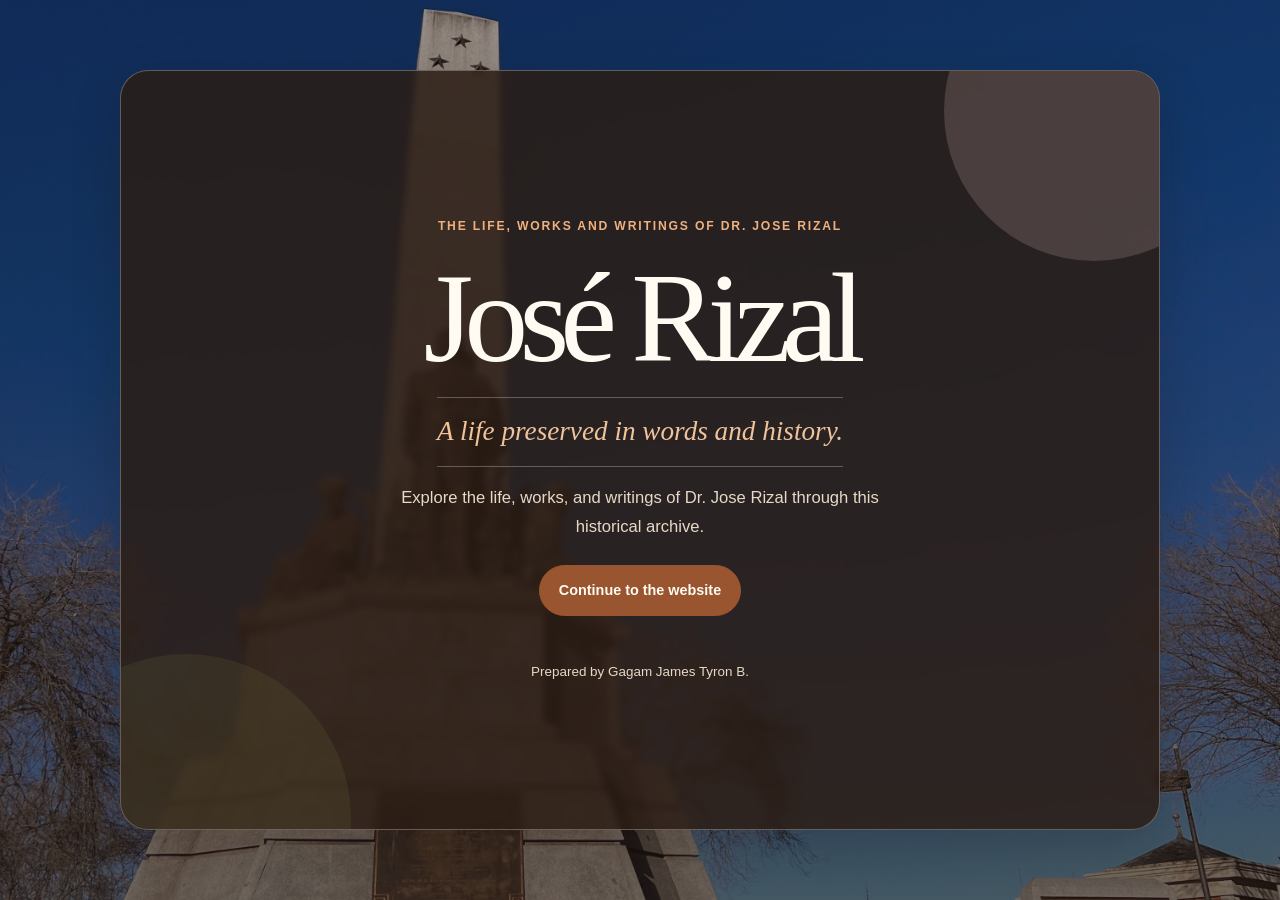
<file: index.html>
<!DOCTYPE html>
<html lang="en">
<head>
  <meta charset="UTF-8">
  <meta name="viewport" content="width=device-width, initial-scale=1">
  <title>The Life, Works and Writings of Dr. José Rizal</title>
  <meta name="description" content="Explore the life, works, and writings of Dr. José Rizal through this student-made historical archive.">
  <meta property="og:type" content="website">
  <meta property="og:site_name" content="The Life, Works and Writings of Dr. José Rizal">
  <meta property="og:title" content="The Life, Works and Writings of Dr. José Rizal">
  <meta property="og:description" content="Explore the life, works, and writings of Dr. José Rizal through this student-made historical archive.">
  <meta property="og:url" content="https://gagamjamestyron-code.github.io/rizalwavesite/">
  <meta property="og:image" content="https://gagamjamestyron-code.github.io/rizalwavesite/rizal-portrait.jpg">
  <meta property="og:image:alt" content="Portrait of José Rizal">
  <meta name="twitter:card" content="summary_large_image">
  <meta name="twitter:title" content="The Life, Works and Writings of Dr. José Rizal">
  <meta name="twitter:description" content="Explore the life, works, and writings of Dr. José Rizal through this student-made historical archive.">
  <meta name="twitter:image" content="https://gagamjamestyron-code.github.io/rizalwavesite/rizal-portrait.jpg">
  <link rel="stylesheet" href="style.css">
</head>
<body class="opening-page">
  <main class="opening">
    <p class="small-label">The Life, Works and Writings of Dr. Jose Rizal</p>
    <h1>José Rizal</h1>
    <p class="opening-subtitle">A life preserved in words and history.</p>
    <p class="intro-text">
      Explore the life, works, and writings of Dr. Jose Rizal through this
      historical archive.
    </p>
    <a class="button button-light" href="home.html">Continue to the website</a>
    <p class="credit">Prepared by Gagam James Tyron B.</p>
  </main>
</body>
</html>
</file>
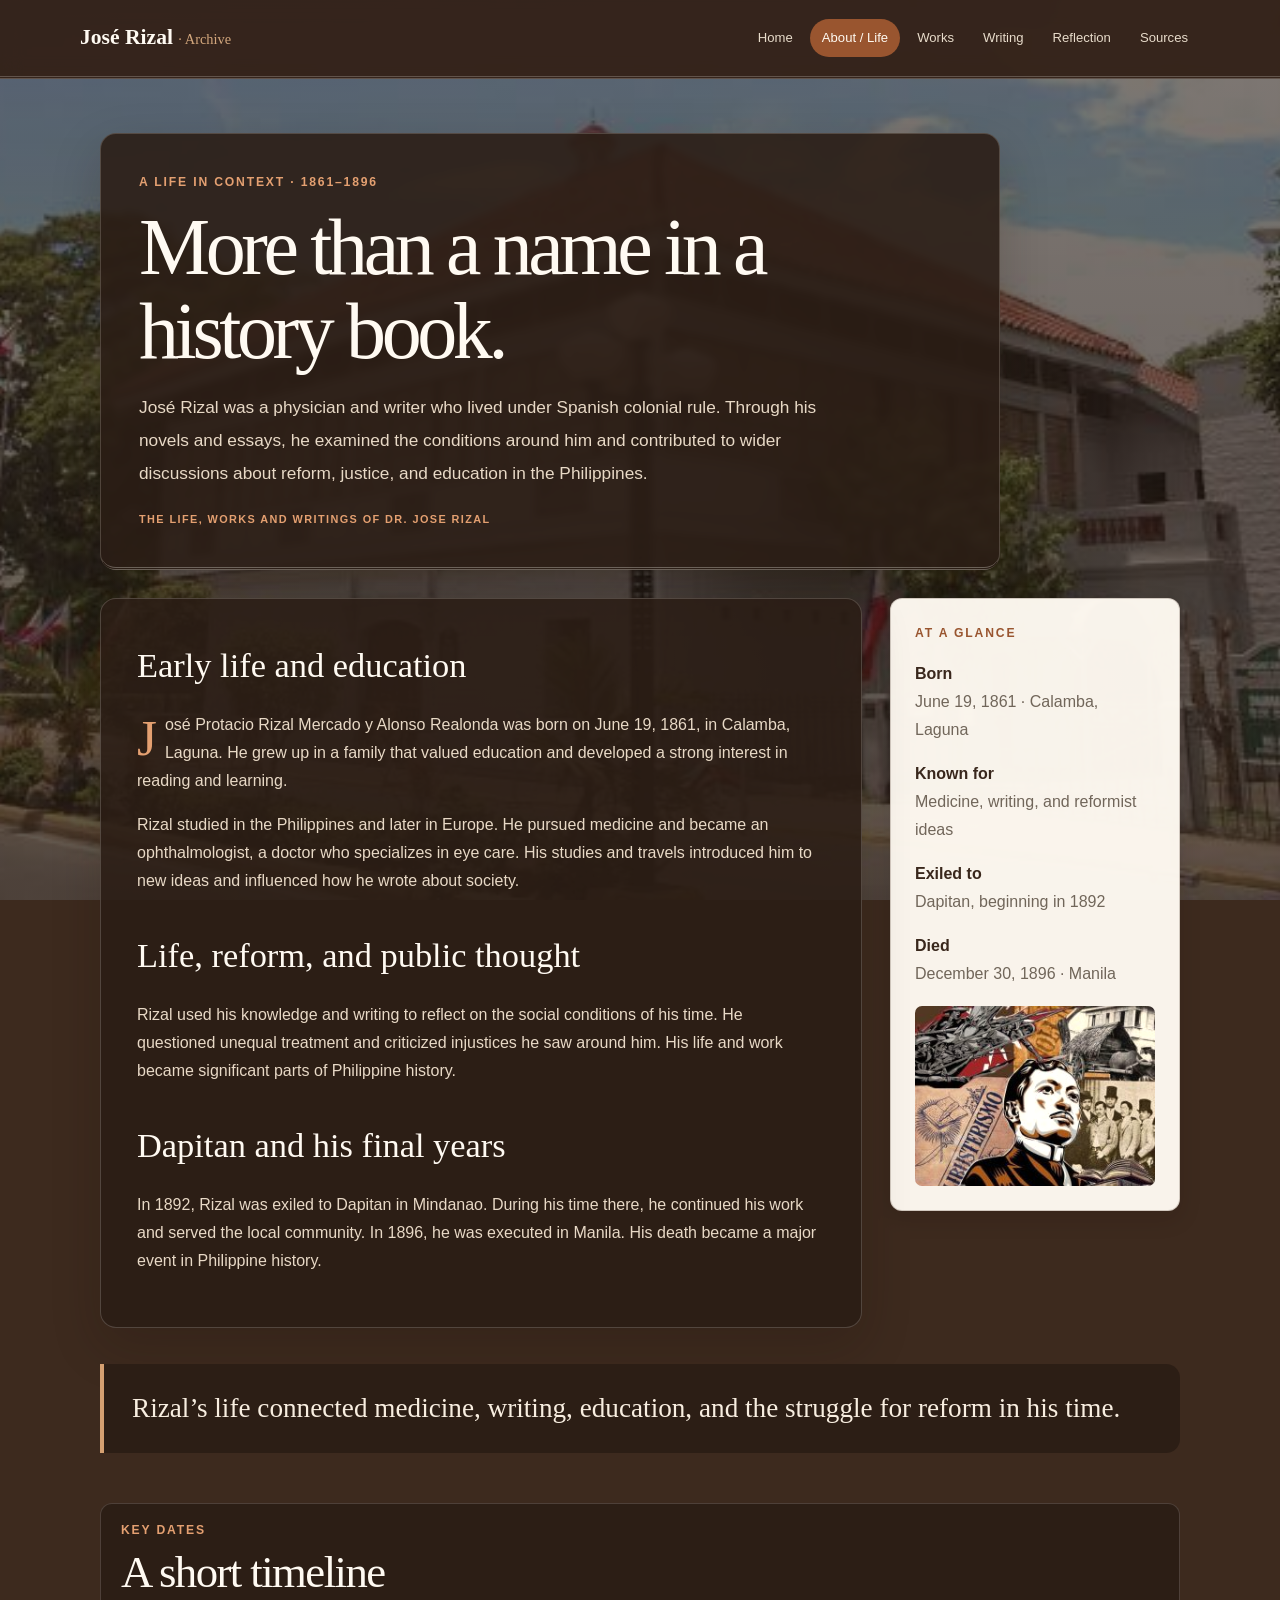
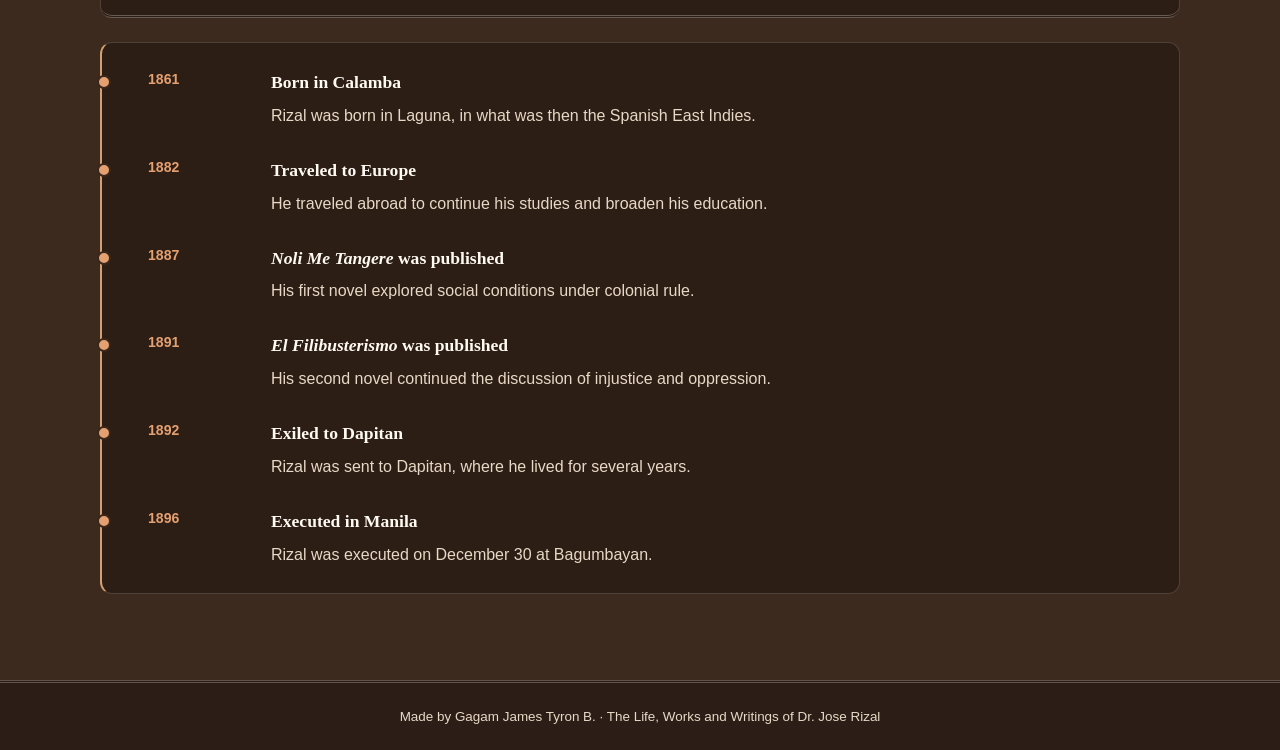
<file: about.html>
<!DOCTYPE html>
<html lang="en">
<head>
  <meta charset="UTF-8">
  <meta name="viewport" content="width=device-width, initial-scale=1">
  <title>About / Life | The Life, Works and Writings of Dr. Jose Rizal</title>
  <link rel="stylesheet" href="style.css">
</head>
<body class="page-about">
  <header class="site-header">
    <div class="nav-wrap">
      <a class="brand" href="home.html">José Rizal <span>· Archive</span></a>
      <nav class="nav-links" aria-label="Main navigation">
        <a href="home.html">Home</a><a class="active" href="about.html">About / Life</a><a href="works.html">Works</a><a href="writing.html">Writing</a><a href="reflection.html">Reflection</a><a href="sources.html">Sources</a>
      </nav>
    </div>
  </header>
  <main class="page">
    <section class="page-intro">
      <p class="small-label">A life in context · 1861–1896</p>
      <h1>More than a name in a history book.</h1>
      <p class="lead">José Rizal was a physician and writer who lived under Spanish colonial rule. Through his novels and essays, he examined the conditions around him and contributed to wider discussions about reform, justice, and education in the Philippines.</p>
    </section>
    <section class="about-grid">
      <article class="article-copy">
        <h2>Early life and education</h2>
        <p>José Protacio Rizal Mercado y Alonso Realonda was born on June 19, 1861, in Calamba, Laguna. He grew up in a family that valued education and developed a strong interest in reading and learning.</p>
        <p>Rizal studied in the Philippines and later in Europe. He pursued medicine and became an ophthalmologist, a doctor who specializes in eye care. His studies and travels introduced him to new ideas and influenced how he wrote about society.</p>
        <h2>Life, reform, and public thought</h2>
        <p>Rizal used his knowledge and writing to reflect on the social conditions of his time. He questioned unequal treatment and criticized injustices he saw around him. His life and work became significant parts of Philippine history.</p>
        <h2>Dapitan and his final years</h2>
        <p>In 1892, Rizal was exiled to Dapitan in Mindanao. During his time there, he continued his work and served the local community. In 1896, he was executed in Manila. His death became a major event in Philippine history.</p>
      </article>
      <aside class="fact-card">
        <p class="small-label">At a glance</p>
        <p><strong>Born</strong><br>June 19, 1861 · Calamba, Laguna</p>
        <p><strong>Known for</strong><br>Medicine, writing, and reformist ideas</p>
        <p><strong>Exiled to</strong><br>Dapitan, beginning in 1892</p>
        <p><strong>Died</strong><br>December 30, 1896 · Manila</p>
        <img class="content-image about-image" src="about-detail.jpg" alt="Historical image related to José Rizal's life">
      </aside>
    </section>
    <blockquote class="pullquote">Rizal’s life connected medicine, writing, education, and the struggle for reform in his time.</blockquote>
    <section class="section timeline-section">
      <div class="section-heading"><p class="small-label">Key dates</p><h2>A short timeline</h2></div>
      <div class="timeline">
        <article class="timeline-item"><span class="timeline-year">1861</span><div><h3>Born in Calamba</h3><p>Rizal was born in Laguna, in what was then the Spanish East Indies.</p></div></article>
        <article class="timeline-item"><span class="timeline-year">1882</span><div><h3>Traveled to Europe</h3><p>He traveled abroad to continue his studies and broaden his education.</p></div></article>
        <article class="timeline-item"><span class="timeline-year">1887</span><div><h3><em>Noli Me Tangere</em> was published</h3><p>His first novel explored social conditions under colonial rule.</p></div></article>
        <article class="timeline-item"><span class="timeline-year">1891</span><div><h3><em>El Filibusterismo</em> was published</h3><p>His second novel continued the discussion of injustice and oppression.</p></div></article>
        <article class="timeline-item"><span class="timeline-year">1892</span><div><h3>Exiled to Dapitan</h3><p>Rizal was sent to Dapitan, where he lived for several years.</p></div></article>
        <article class="timeline-item"><span class="timeline-year">1896</span><div><h3>Executed in Manila</h3><p>Rizal was executed on December 30 at Bagumbayan.</p></div></article>
      </div>
    </section>
  </main>
  <footer class="site-footer"><p>Made by Gagam James Tyron B. · The Life, Works and Writings of Dr. Jose Rizal</p></footer>
</body>
</html>
</file>
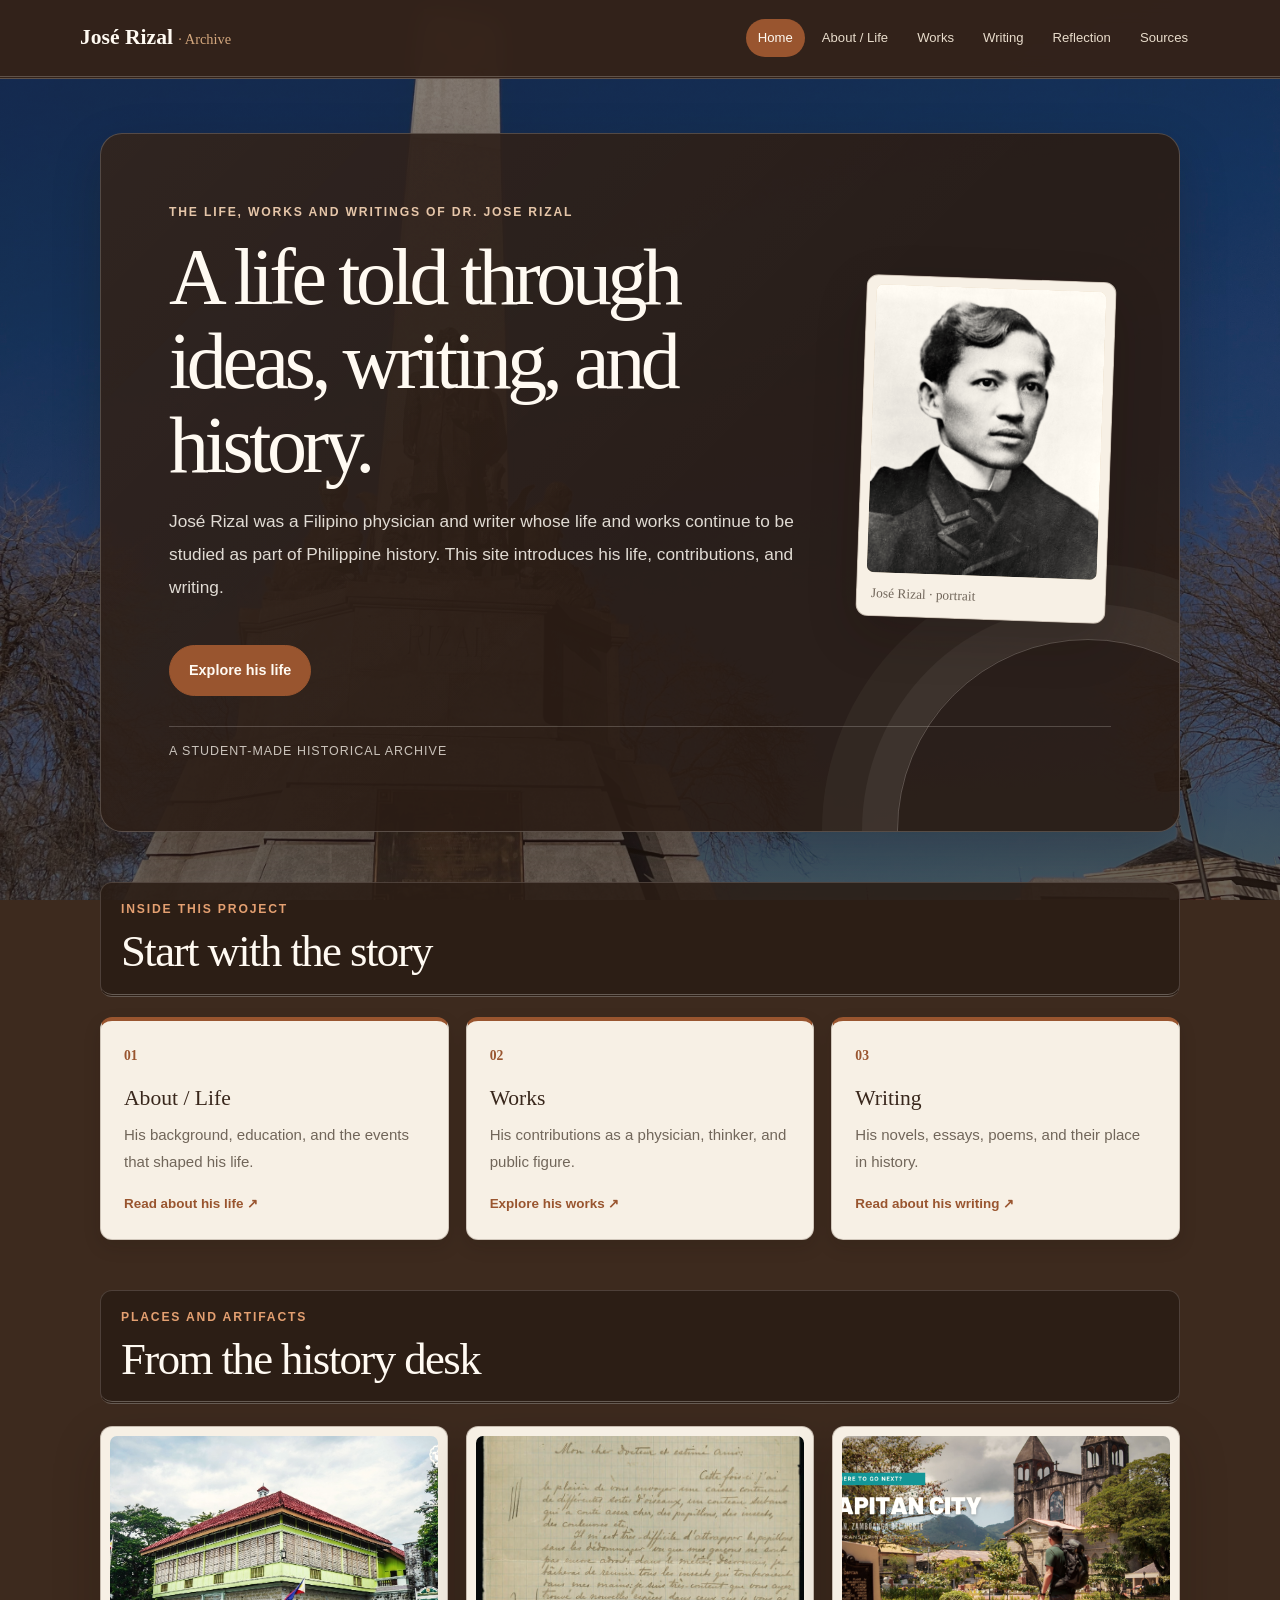
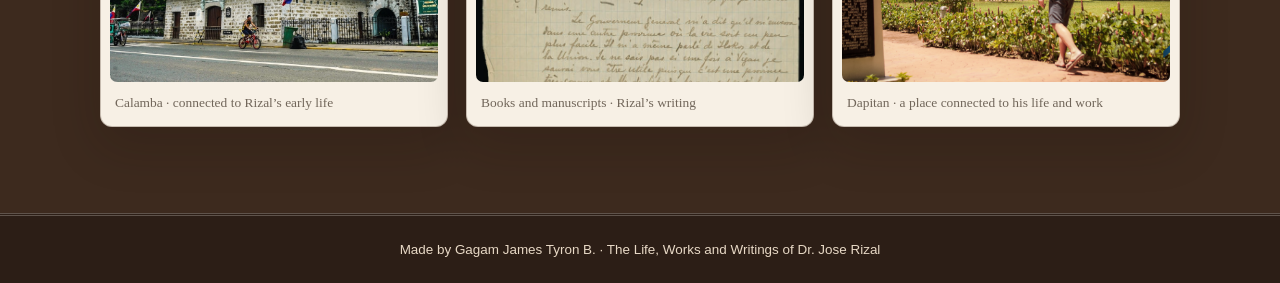
<file: home.html>
<!DOCTYPE html>
<html lang="en">
<head>
  <meta charset="UTF-8">
  <meta name="viewport" content="width=device-width, initial-scale=1">
  <title>Home | The Life, Works and Writings of Dr. Jose Rizal</title>
  <link rel="stylesheet" href="style.css">
</head>
<body class="page-home">
  <header class="site-header">
    <div class="nav-wrap">
      <a class="brand" href="home.html">José Rizal <span>· Archive</span></a>
      <nav class="nav-links" aria-label="Main navigation">
        <a class="active" href="home.html">Home</a>
        <a href="about.html">About / Life</a>
        <a href="works.html">Works</a>
        <a href="writing.html">Writing</a>
        <a href="reflection.html">Reflection</a>
        <a href="sources.html">Sources</a>
      </nav>
    </div>
  </header>
  <main class="page">
    <section class="hero">
      <div class="hero-layout">
        <div>
          <p class="small-label">The Life, Works and Writings of Dr. Jose Rizal</p>
          <h1>A life told through ideas, writing, and history.</h1>
          <p class="lead">
            José Rizal was a Filipino physician and writer whose life and works
            continue to be studied as part of Philippine history. This site
            introduces his life, contributions, and writing.
          </p>
          <a class="button" href="about.html">Explore his life</a>
        </div>
        <figure class="photo-frame portrait-frame">
          <img class="content-image portrait-image" src="rizal-portrait.jpg" alt="Portrait of José Rizal">
          <figcaption>José Rizal · portrait</figcaption>
        </figure>
      </div>
      <p class="hero-note">A student-made historical archive</p>
    </section>
    <section class="section">
      <div class="section-heading">
        <p class="small-label">Inside this project</p>
        <h2>Start with the story</h2>
      </div>
      <div class="card-grid">
        <a class="info-card" href="about.html"><span class="card-number">01</span><h3>About / Life</h3><p>His background, education, and the events that shaped his life.</p><span class="card-link">Read about his life ↗</span></a>
        <a class="info-card" href="works.html"><span class="card-number">02</span><h3>Works</h3><p>His contributions as a physician, thinker, and public figure.</p><span class="card-link">Explore his works ↗</span></a>
        <a class="info-card" href="writing.html"><span class="card-number">03</span><h3>Writing</h3><p>His novels, essays, poems, and their place in history.</p><span class="card-link">Read about his writing ↗</span></a>
      </div>
    </section>
    <section class="section">
      <div class="section-heading">
        <p class="small-label">Places and artifacts</p>
        <h2>From the history desk</h2>
      </div>
      <div class="photo-grid">
        <figure class="photo-frame"><img class="content-image" src="calamba.jpg" alt="Historical place connected to Rizal's early life in Calamba"><figcaption>Calamba · connected to Rizal’s early life</figcaption></figure>
        <figure class="photo-frame"><img class="content-image" src="rizal-manuscript.jpg" alt="Book or manuscript connected to José Rizal"><figcaption>Books and manuscripts · Rizal’s writing</figcaption></figure>
        <figure class="photo-frame"><img class="content-image" src="dapitan-map.jpg" alt="Relief map of Mindanao associated with Rizal in Dapitan"><figcaption>Dapitan · a place connected to his life and work</figcaption></figure>
      </div>
    </section>
  </main>
  <footer class="site-footer"><p>Made by Gagam James Tyron B. · The Life, Works and Writings of Dr. Jose Rizal</p></footer>
</body>
</html>
</file>
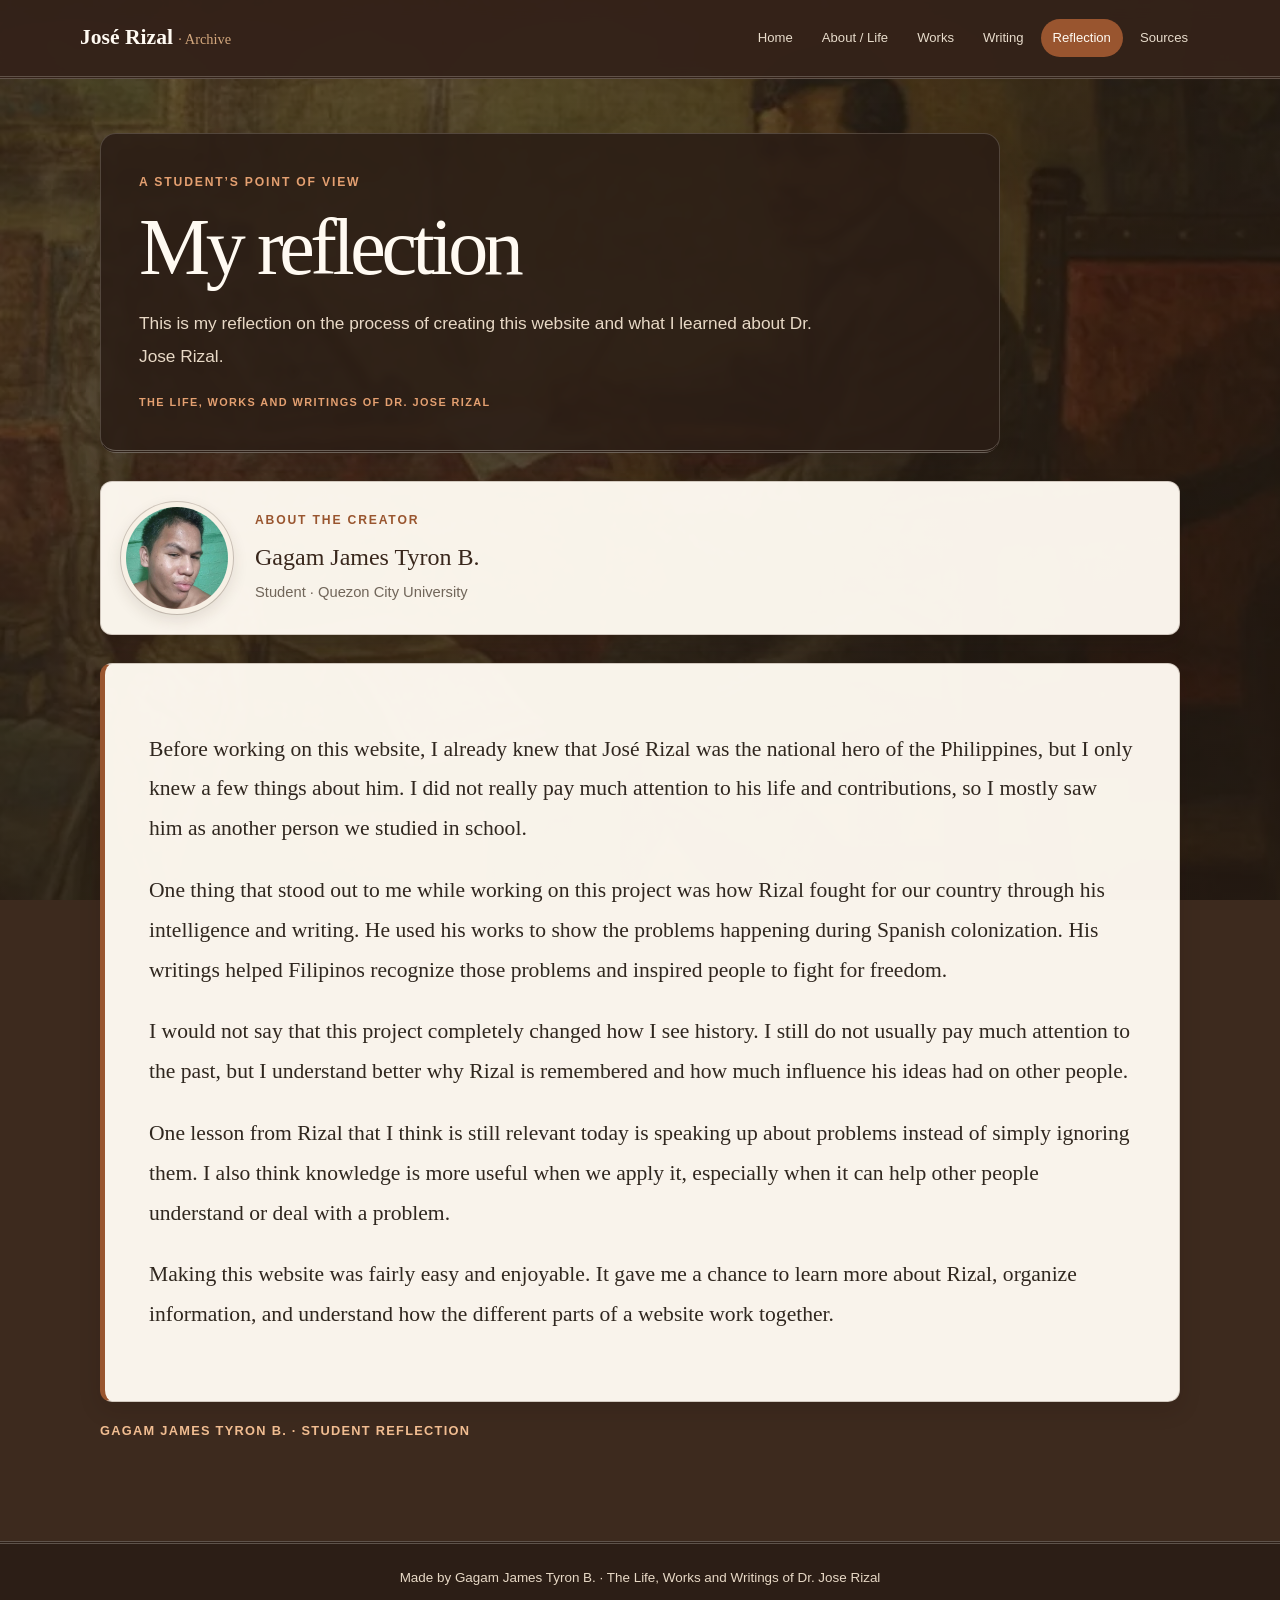
<file: reflection.html>
<!DOCTYPE html>
<html lang="en">
<head>
  <meta charset="UTF-8">
  <meta name="viewport" content="width=device-width, initial-scale=1">
  <title>Reflection | The Life, Works and Writings of Dr. Jose Rizal</title>
  <link rel="stylesheet" href="style.css">
</head>
<body class="page-reflection">
  <header class="site-header"><div class="nav-wrap"><a class="brand" href="home.html">José Rizal <span>· Archive</span></a><nav class="nav-links" aria-label="Main navigation"><a href="home.html">Home</a><a href="about.html">About / Life</a><a href="works.html">Works</a><a href="writing.html">Writing</a><a class="active" href="reflection.html">Reflection</a><a href="sources.html">Sources</a></nav></div></header>
  <main class="page">
    <section class="page-intro"><p class="small-label">A student’s point of view</p><h1>My reflection</h1><p class="lead">This is my reflection on the process of creating this website and what I learned about Dr. Jose Rizal.</p></section>
    <section class="reflection-author"><img class="creator-photo" src="creator.jpg" alt="Photo of website creator Gagam James Tyron B."><div class="creator-info"><p class="small-label">About the creator</p><h2>Gagam James Tyron B.</h2><p>Student · Quezon City University</p></div></section>
    <article class="reflection-box">
      <p>Before working on this website, I already knew that José Rizal was the national hero of the Philippines, but I only knew a few things about him. I did not really pay much attention to his life and contributions, so I mostly saw him as another person we studied in school.</p>
      <p>One thing that stood out to me while working on this project was how Rizal fought for our country through his intelligence and writing. He used his works to show the problems happening during Spanish colonization. His writings helped Filipinos recognize those problems and inspired people to fight for freedom.</p>
      <p>I would not say that this project completely changed how I see history. I still do not usually pay much attention to the past, but I understand better why Rizal is remembered and how much influence his ideas had on other people.</p>
      <p>One lesson from Rizal that I think is still relevant today is speaking up about problems instead of simply ignoring them. I also think knowledge is more useful when we apply it, especially when it can help other people understand or deal with a problem.</p>
      <p>Making this website was fairly easy and enjoyable. It gave me a chance to learn more about Rizal, organize information, and understand how the different parts of a website work together.</p>
    </article>
    <p class="reflection-credit">Gagam James Tyron B. · Student reflection</p>
  </main>
  <footer class="site-footer"><p>Made by Gagam James Tyron B. · The Life, Works and Writings of Dr. Jose Rizal</p></footer>
</body>
</html>
</file>
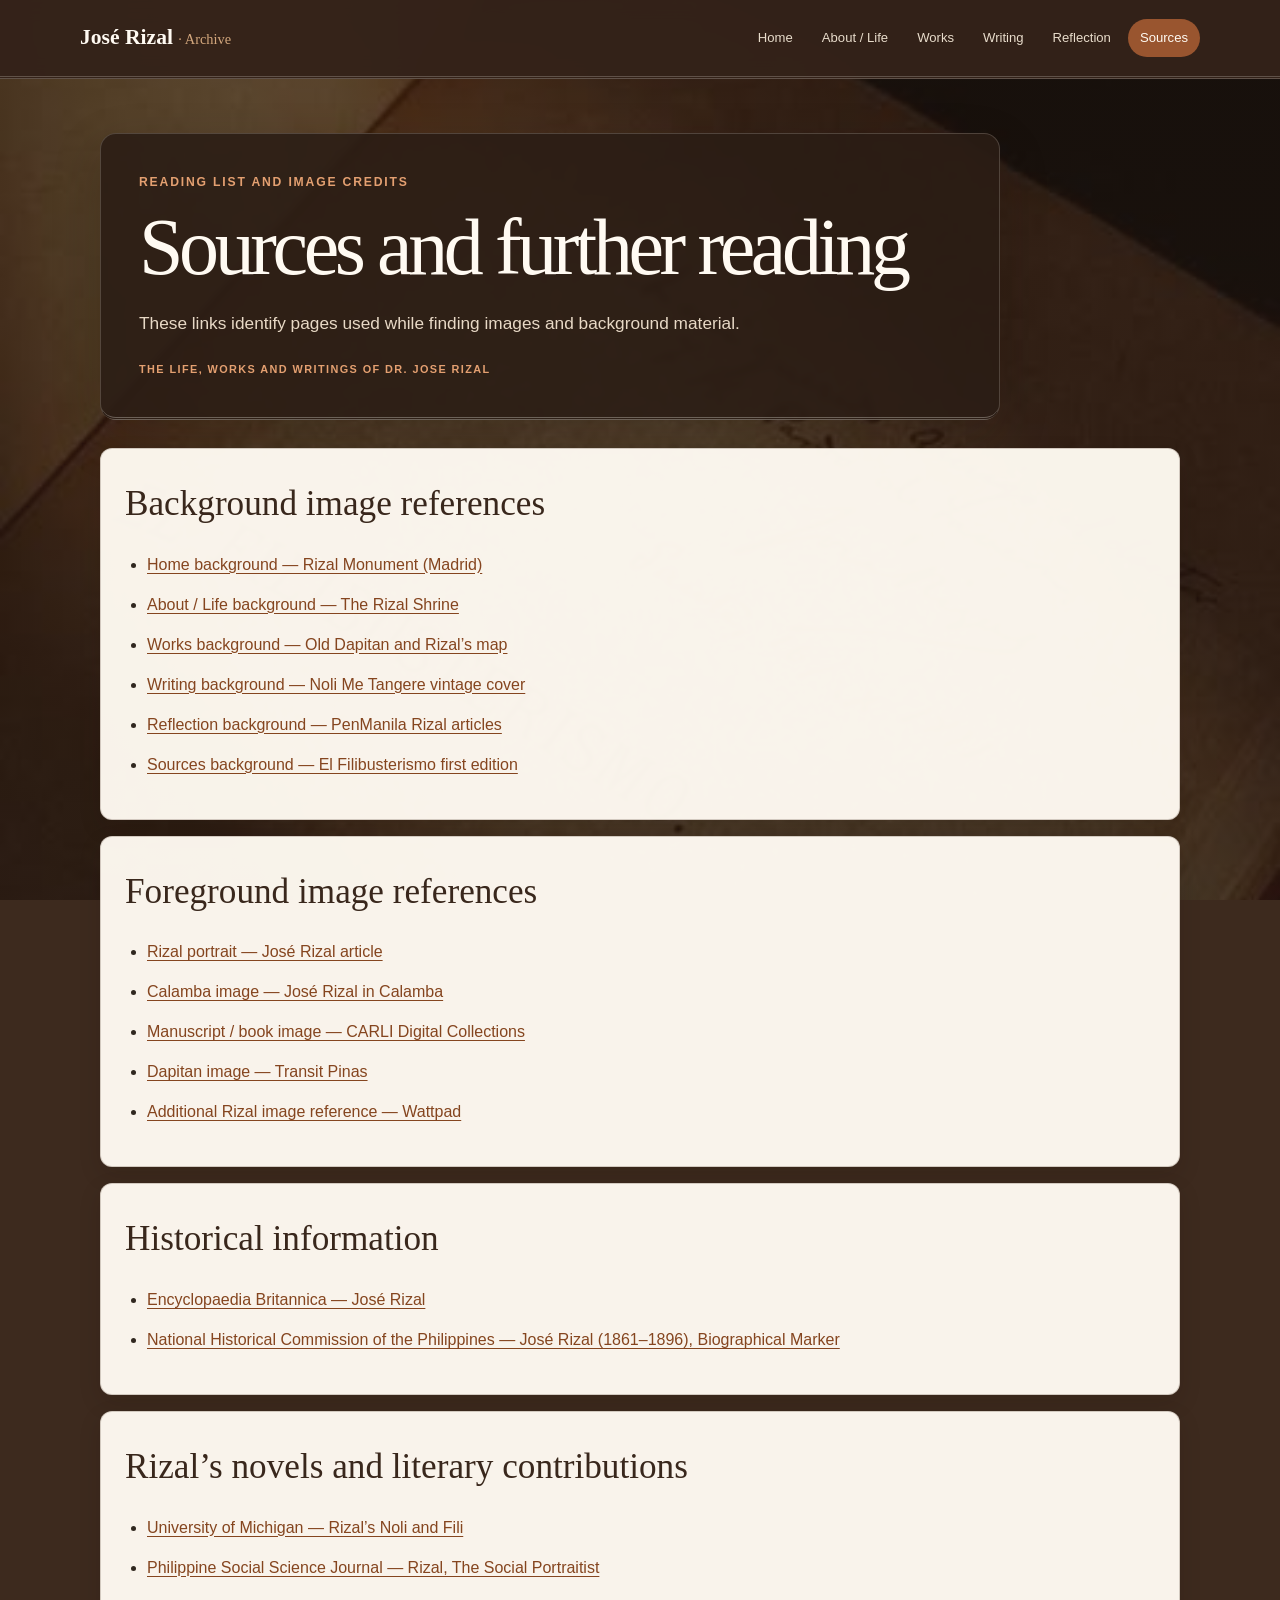
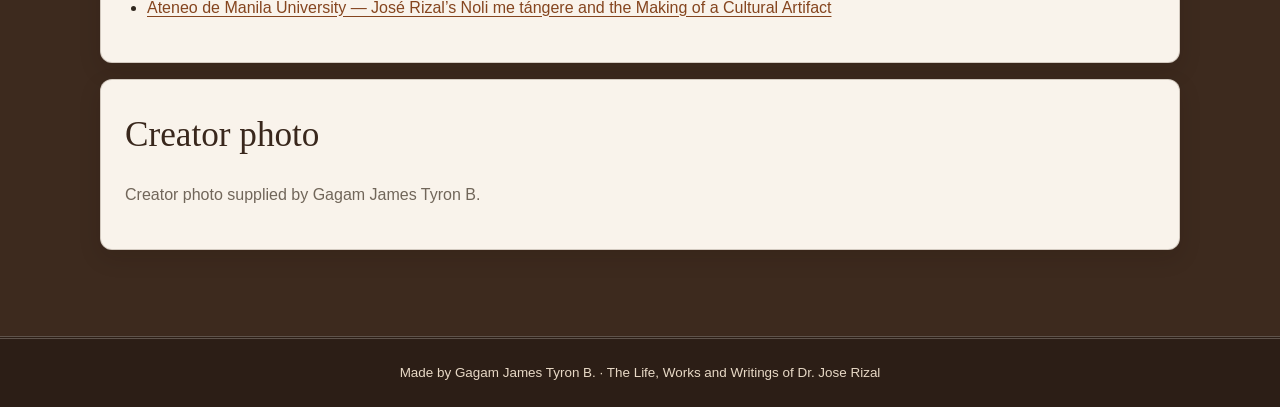
<file: sources.html>
<!DOCTYPE html>
<html lang="en">
<head>
  <meta charset="UTF-8">
  <meta name="viewport" content="width=device-width, initial-scale=1">
  <title>Sources | The Life, Works and Writings of Dr. Jose Rizal</title>
  <link rel="stylesheet" href="style.css">
</head>
<body class="page-sources">
  <header class="site-header"><div class="nav-wrap"><a class="brand" href="home.html">José Rizal <span>· Archive</span></a><nav class="nav-links" aria-label="Main navigation"><a href="home.html">Home</a><a href="about.html">About / Life</a><a href="works.html">Works</a><a href="writing.html">Writing</a><a href="reflection.html">Reflection</a><a class="active" href="sources.html">Sources</a></nav></div></header>
  <main class="page">
    <section class="page-intro"><p class="small-label">Reading list and image credits</p><h1>Sources and further reading</h1><p class="lead">These links identify pages used while finding images and background material.</p></section>
    <section class="source-card"><h2>Background image references</h2><ul class="source-list">
      <li><a href="https://en.wikipedia.org/wiki/Rizal_Monument_%28Madrid%29" target="_blank" rel="noopener noreferrer">Home background — Rizal Monument (Madrid)</a></li>
      <li><a href="https://makeheritagefun.com/the-rizal-shrine/" target="_blank" rel="noopener noreferrer">About / Life background — The Rizal Shrine</a></li>
      <li><a href="https://www.facebook.com/100063989167427/posts/old-dapitan-the-mindanao-map-made-by-dr-jose-p-rizal-dapitan-city-plaza/1050430733766556/" target="_blank" rel="noopener noreferrer">Works background — Old Dapitan and Rizal’s map</a></li>
      <li><a href="https://www.pinterest.com/pin/noli-me-tangere-vintage-book-cover--33214115996116276/" target="_blank" rel="noopener noreferrer">Writing background — Noli Me Tangere vintage cover</a></li>
      <li><a href="https://penmanila.ph/tag/rizal/page/2/" target="_blank" rel="noopener noreferrer">Reflection background — PenManila Rizal articles</a></li>
      <li><a href="https://www.facebook.com/DUMAGUETENOS/posts/new-world-record-for-rizal-booka-first-edition-copy-of-el-filibusterismo-has-set/1237335721824737/" target="_blank" rel="noopener noreferrer">Sources background — El Filibusterismo first edition</a></li>
    </ul></section>
    <section class="source-card"><h2>Foreground image references</h2><ul class="source-list">
      <li><a href="https://en.wikipedia.org/wiki/Jos%C3%A9_Rizal" target="_blank" rel="noopener noreferrer">Rizal portrait — José Rizal article</a></li>
      <li><a href="https://www.davestravelcorner.com/journals/destination-asia/jose-rizal-in-calamba/" target="_blank" rel="noopener noreferrer">Calamba image — José Rizal in Calamba</a></li>
      <li><a href="https://collections.carli.illinois.edu/digital/collection/nby_eeayer/id/7391/" target="_blank" rel="noopener noreferrer">Manuscript / book image — CARLI Digital Collections</a></li>
      <li><a href="https://transitpinas.com/dapitan-zamboanga-del-norte/" target="_blank" rel="noopener noreferrer">Dapitan image — Transit Pinas</a></li>
      <li><a href="https://www.wattpad.com/1554340655-the-life-of-jos%C3%A9-rizal-the-philippine-national" target="_blank" rel="noopener noreferrer">Additional Rizal image reference — Wattpad</a></li>
    </ul></section>
    <section class="source-card"><h2>Historical information</h2><ul class="source-list">
      <li><a href="https://www.britannica.com/biography/Jose-Rizal" target="_blank" rel="noopener noreferrer">Encyclopaedia Britannica — José Rizal</a></li>
      <li><a href="https://philhistoricsites.nhcp.gov.ph/registry_database/jose-rizal-1861-1896-9/" target="_blank" rel="noopener noreferrer">National Historical Commission of the Philippines — José Rizal (1861–1896), Biographical Marker</a></li>
    </ul></section>
    <section class="source-card"><h2>Rizal’s novels and literary contributions</h2><ul class="source-list">
      <li><a href="https://apps.lib.umich.edu/online-exhibits/exhibits/show/translation-memory/rizals-noli-and-fili" target="_blank" rel="noopener noreferrer">University of Michigan — Rizal’s Noli and Fili</a></li>
      <li><a href="https://www.philssj.org/index.php/main/article/view/117" target="_blank" rel="noopener noreferrer">Philippine Social Science Journal — Rizal, The Social Portraitist</a></li>
      <li><a href="https://archium.ateneo.edu/phstudies/vol72/iss4/13/" target="_blank" rel="noopener noreferrer">Ateneo de Manila University — José Rizal’s Noli me tángere and the Making of a Cultural Artifact</a></li>
    </ul></section>
    <section class="source-card"><h2>Creator photo</h2><p>Creator photo supplied by Gagam James Tyron B.</p></section>
  </main>
  <footer class="site-footer"><p>Made by Gagam James Tyron B. · The Life, Works and Writings of Dr. Jose Rizal</p></footer>
</body>
</html>
</file>
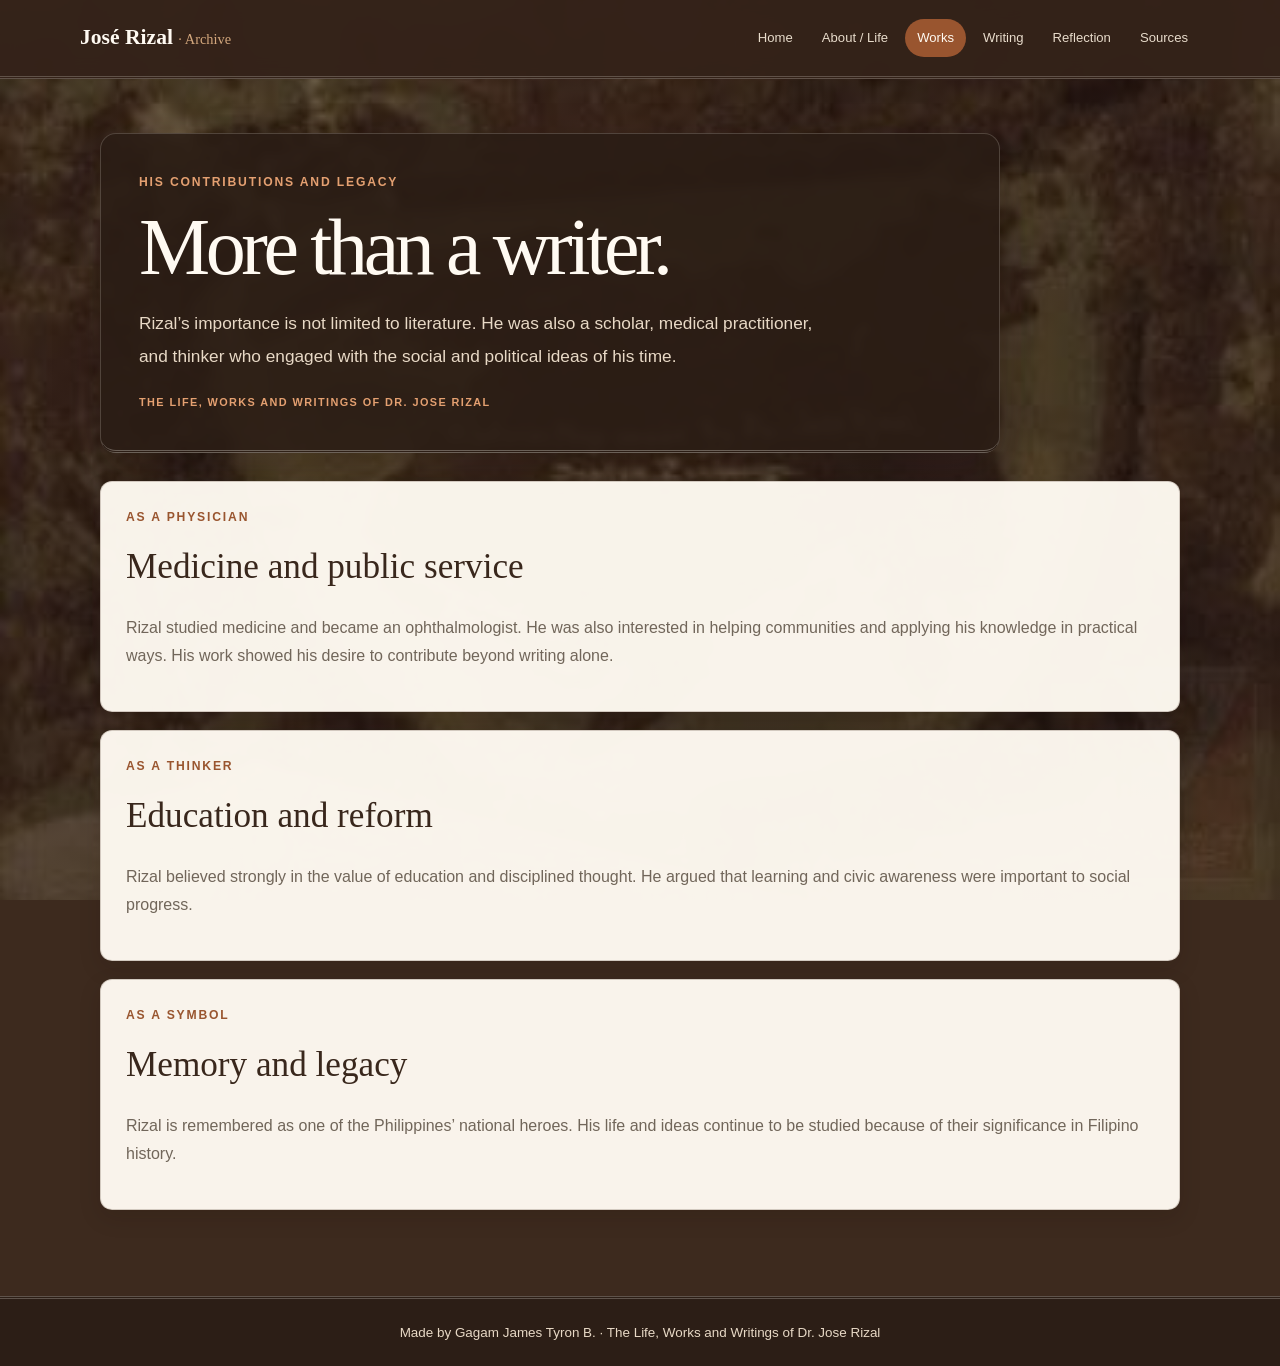
<file: works.html>
<!DOCTYPE html>
<html lang="en">
<head>
  <meta charset="UTF-8">
  <meta name="viewport" content="width=device-width, initial-scale=1">
  <title>Works | The Life, Works and Writings of Dr. Jose Rizal</title>
  <link rel="stylesheet" href="style.css">
</head>
<body class="page-works">
  <header class="site-header"><div class="nav-wrap"><a class="brand" href="home.html">José Rizal <span>· Archive</span></a><nav class="nav-links" aria-label="Main navigation"><a href="home.html">Home</a><a href="about.html">About / Life</a><a class="active" href="works.html">Works</a><a href="writing.html">Writing</a><a href="reflection.html">Reflection</a><a href="sources.html">Sources</a></nav></div></header>
  <main class="page">
    <section class="page-intro"><p class="small-label">His contributions and legacy</p><h1>More than a writer.</h1><p class="lead">Rizal’s importance is not limited to literature. He was also a scholar, medical practitioner, and thinker who engaged with the social and political ideas of his time.</p></section>
    <section class="work-card"><p class="small-label">As a physician</p><h2>Medicine and public service</h2><p>Rizal studied medicine and became an ophthalmologist. He was also interested in helping communities and applying his knowledge in practical ways. His work showed his desire to contribute beyond writing alone.</p></section>
    <section class="work-card"><p class="small-label">As a thinker</p><h2>Education and reform</h2><p>Rizal believed strongly in the value of education and disciplined thought. He argued that learning and civic awareness were important to social progress.</p></section>
    <section class="work-card"><p class="small-label">As a symbol</p><h2>Memory and legacy</h2><p>Rizal is remembered as one of the Philippines’ national heroes. His life and ideas continue to be studied because of their significance in Filipino history.</p></section>
  </main>
  <footer class="site-footer"><p>Made by Gagam James Tyron B. · The Life, Works and Writings of Dr. Jose Rizal</p></footer>
</body>
</html>
</file>
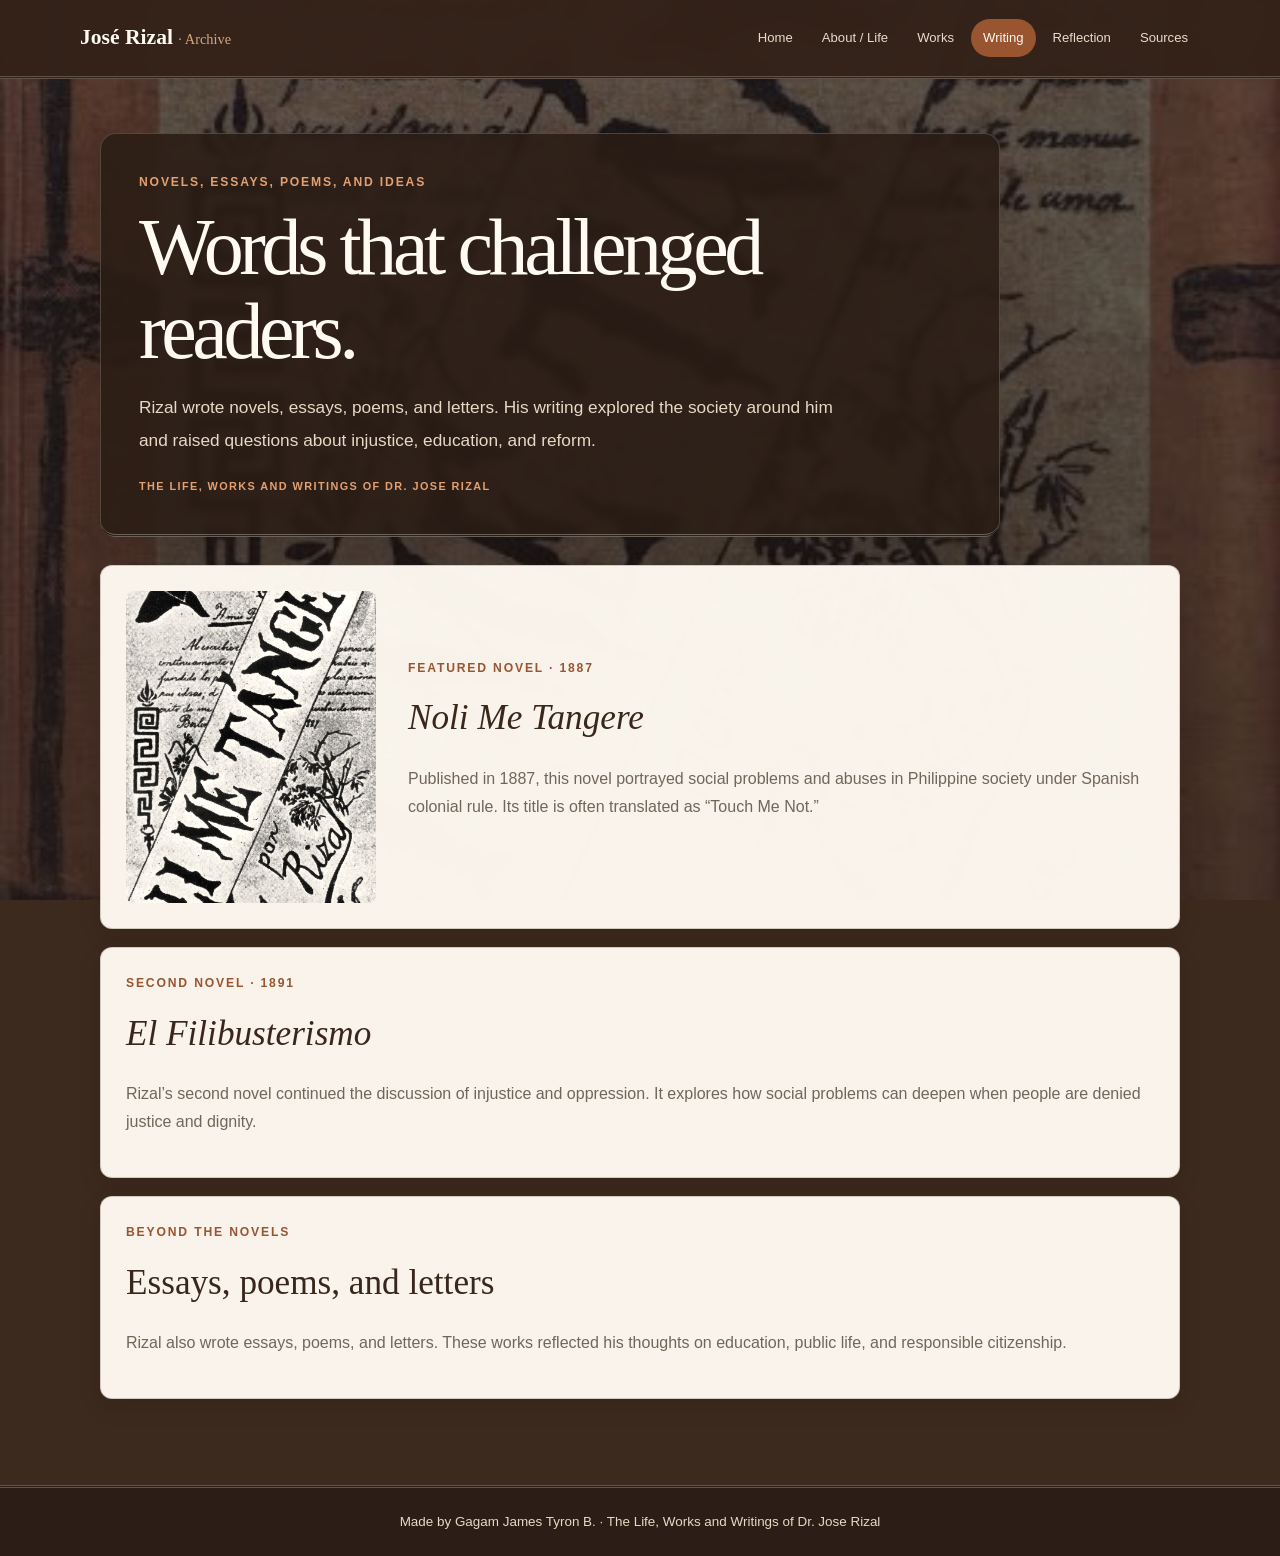
<file: writing.html>
<!DOCTYPE html>
<html lang="en">
<head>
  <meta charset="UTF-8">
  <meta name="viewport" content="width=device-width, initial-scale=1">
  <title>Writing | The Life, Works and Writings of Dr. Jose Rizal</title>
  <link rel="stylesheet" href="style.css">
</head>
<body class="page-writing">
  <header class="site-header"><div class="nav-wrap"><a class="brand" href="home.html">José Rizal <span>· Archive</span></a><nav class="nav-links" aria-label="Main navigation"><a href="home.html">Home</a><a href="about.html">About / Life</a><a href="works.html">Works</a><a class="active" href="writing.html">Writing</a><a href="reflection.html">Reflection</a><a href="sources.html">Sources</a></nav></div></header>
  <main class="page">
    <section class="page-intro"><p class="small-label">Novels, essays, poems, and ideas</p><h1>Words that challenged readers.</h1><p class="lead">Rizal wrote novels, essays, poems, and letters. His writing explored the society around him and raised questions about injustice, education, and reform.</p></section>
    <section class="book-feature"><img class="content-image book-image" src="noli-cover.jpg" alt="Cover or title page of Noli Me Tangere"><div><p class="small-label">Featured novel · 1887</p><h2><em>Noli Me Tangere</em></h2><p>Published in 1887, this novel portrayed social problems and abuses in Philippine society under Spanish colonial rule. Its title is often translated as “Touch Me Not.”</p></div></section>
    <section class="work-card"><p class="small-label">Second novel · 1891</p><h2><em>El Filibusterismo</em></h2><p>Rizal’s second novel continued the discussion of injustice and oppression. It explores how social problems can deepen when people are denied justice and dignity.</p></section>
    <section class="work-card"><p class="small-label">Beyond the novels</p><h2>Essays, poems, and letters</h2><p>Rizal also wrote essays, poems, and letters. These works reflected his thoughts on education, public life, and responsible citizenship.</p></section>
  </main>
  <footer class="site-footer"><p>Made by Gagam James Tyron B. · The Life, Works and Writings of Dr. Jose Rizal</p></footer>
</body>
</html>
</file>
<file: style.css>
:root {
  --paper: #f7f0e5;
  --cream: #eadcc8;
  --brown: #39271c;
  --rust: #99552f;
  --olive: #797442;
  --ink: #30271f;
  --muted: #71665a;
  --line: rgba(73, 52, 38, 0.22);
  --white: #fffaf2;
  --light-text: #f8eee0;
  --soft-text: #e8d9c6;
  --shadow: 0 18px 50px rgba(25, 16, 10, 0.2);
  --dark-panel: rgba(43, 29, 21, 0.88);
}

* {
  box-sizing: border-box;
}

html {
  scroll-behavior: smooth;
}

body {
  min-height: 100vh;
  margin: 0;
  color: var(--ink);
  font-family: Arial, Helvetica, sans-serif;
  line-height: 1.75;
  background-color: var(--cream);
}

a {
  color: inherit;
}

/* Dark brown newspaper masthead */
.site-header {
  position: sticky;
  top: 0;
  z-index: 5;
  border-bottom: 3px double rgba(255, 250, 242, 0.22);
  background: rgba(52, 35, 25, 0.97);
  backdrop-filter: blur(10px);
}

.nav-wrap {
  width: min(100% - 40px, 1120px);
  min-height: 76px;
  margin: 0 auto;
  display: flex;
  align-items: center;
  justify-content: space-between;
  gap: 20px;
}

.brand {
  color: var(--white);
  font-family: Georgia, "Times New Roman", serif;
  font-size: 1.35rem;
  font-weight: bold;
  text-decoration: none;
  white-space: nowrap;
}

.brand span {
  color: #d3a77d;
  font-size: 0.9rem;
  font-weight: normal;
}

.nav-links {
  display: flex;
  flex-wrap: wrap;
  gap: 5px;
}

.nav-links a {
  padding: 8px 12px;
  border-radius: 999px;
  color: #e8dccb;
  font-size: 0.82rem;
  text-decoration: none;
  transition: background-color 160ms ease, color 160ms ease,
    transform 160ms ease;
}

.nav-links a:hover,
.nav-links a.active {
  background: var(--rust);
  color: var(--white);
}

.nav-links a:hover {
  transform: translateY(-2px);
}

/* Existing page background images */
body.page-home {
  background-color: #3d2a1e;
  background-image:
    linear-gradient(rgba(35, 24, 17, 0.56), rgba(35, 24, 17, 0.68)),
    url("home-bg.jpg");
  background-position: center;
  background-size: cover;
  background-attachment: fixed;
}

body.page-about {
  background-color: #3d2a1e;
  background-image:
    linear-gradient(rgba(35, 24, 17, 0.58), rgba(35, 24, 17, 0.72)),
    url("about-bg.jpg");
  background-position: center;
  background-size: cover;
  background-attachment: fixed;
}

body.page-works {
  background-color: #3d2a1e;
  background-image:
    linear-gradient(rgba(35, 24, 17, 0.6), rgba(35, 24, 17, 0.73)),
    url("works-bg.jpg");
  background-position: center;
  background-size: cover;
  background-attachment: fixed;
}

body.page-writing {
  background-color: #3d2a1e;
  background-image:
    linear-gradient(rgba(35, 24, 17, 0.6), rgba(35, 24, 17, 0.73)),
    url("writing-bg.jpg");
  background-position: center;
  background-size: cover;
  background-attachment: fixed;
}

body.page-reflection {
  background-color: #3d2a1e;
  background-image:
    linear-gradient(rgba(35, 24, 17, 0.64), rgba(35, 24, 17, 0.76)),
    url("reflection-bg.jpg");
  background-position: center;
  background-size: cover;
  background-attachment: fixed;
}

body.page-sources {
  background-color: #3d2a1e;
  background-image:
    linear-gradient(rgba(35, 24, 17, 0.64), rgba(35, 24, 17, 0.76)),
    url("sources-bg.jpg");
  background-position: center;
  background-size: cover;
  background-attachment: fixed;
}

/* Opening screen reuses the Home background image */
.opening-page {
  min-height: 100vh;
  padding: 16px;
  display: grid;
  place-items: center;
  background-color: #342319;
  background-image:
    linear-gradient(rgba(35, 24, 17, 0.48), rgba(35, 24, 17, 0.66)),
    url("home-bg.jpg");
  background-position: center;
  background-size: cover;
  background-attachment: fixed;
}

.opening {
  position: relative;
  isolation: isolate;
  overflow: hidden;
  width: min(100%, 1040px);
  min-height: min(760px, calc(100vh - 32px));
  padding: 64px 28px;
  display: flex;
  flex-direction: column;
  align-items: center;
  justify-content: center;
  border: 1px solid rgba(255, 250, 242, 0.28);
  border-radius: 28px;
  background: rgba(43, 29, 21, 0.84);
  box-shadow: var(--shadow);
  text-align: center;
  backdrop-filter: blur(3px);
  animation: arrive 650ms ease-out both;
}

.opening::before,
.opening::after {
  position: absolute;
  z-index: -1;
  border-radius: 50%;
  content: "";
}

.opening::before {
  top: -110px;
  right: -85px;
  width: 300px;
  height: 300px;
  background: #d8b8ae;
  opacity: 0.2;
}

.opening::after {
  bottom: -155px;
  left: -100px;
  width: 330px;
  height: 330px;
  background: var(--olive);
  opacity: 0.16;
}

.course-name,
.small-label {
  margin: 0;
  color: #e4a071;
  font-size: 0.76rem;
  font-weight: bold;
  letter-spacing: 0.15em;
  text-transform: uppercase;
}

.opening .course-name,
.opening .small-label {
  color: #efb17f;
}

.opening h1 {
  margin: 18px 0 8px;
  color: var(--white);
  font-family: Georgia, "Times New Roman", serif;
  font-size: clamp(4rem, 11vw, 8rem);
  font-weight: normal;
  letter-spacing: -0.07em;
  line-height: 0.98;
}

.opening-subtitle {
  margin: 8px 0;
  padding: 10px 0;
  border-top: 1px solid rgba(255, 250, 242, 0.28);
  border-bottom: 1px solid rgba(255, 250, 242, 0.28);
  color: #f0c39b;
  font-family: Georgia, "Times New Roman", serif;
  font-size: clamp(1.2rem, 3vw, 1.7rem);
  font-style: italic;
}

.intro-text {
  max-width: 500px;
  margin: 8px 0 0;
  color: var(--soft-text);
  font-size: 1.04rem;
}

.credit {
  margin: 44px 0 0;
  color: var(--soft-text);
  font-size: 0.84rem;
}

/* Buttons */
.button {
  display: inline-block;
  margin-top: 24px;
  padding: 12px 19px;
  border: 1px solid var(--rust);
  border-radius: 999px;
  background: var(--rust);
  color: var(--white);
  font-size: 0.9rem;
  font-weight: bold;
  text-decoration: none;
  transition: transform 160ms ease, background-color 160ms ease;
}

.button:hover {
  transform: translateY(-3px);
  background: var(--olive);
  border-color: var(--olive);
}

.button-light {
  border-color: var(--rust);
  background: var(--rust);
}

.button-light:hover {
  background: var(--olive);
  border-color: var(--olive);
}

/* Page layout and CSS-only entrance motion */
.page {
  width: min(100% - 40px, 1080px);
  margin: 0 auto;
  padding: 54px 0 86px;
}

.page > * {
  animation: arrive 650ms ease-out both;
}

.page > *:nth-child(2) {
  animation-delay: 80ms;
}

.page > *:nth-child(3) {
  animation-delay: 150ms;
}

.page > *:nth-child(4) {
  animation-delay: 220ms;
}

@keyframes arrive {
  from {
    opacity: 0;
    transform: translateY(16px);
  }

  to {
    opacity: 1;
    transform: translateY(0);
  }
}

/* Readable intro panels over backgrounds */
.page-intro {
  max-width: 900px;
  margin-bottom: 28px;
  padding: clamp(22px, 4vw, 38px);
  border: 1px solid rgba(255, 250, 242, 0.18);
  border-bottom: 3px double rgba(255, 250, 242, 0.3);
  border-radius: 16px;
  background: var(--dark-panel);
  color: var(--light-text);
  box-shadow: var(--shadow);
  backdrop-filter: blur(3px);
}

.page-intro h1 {
  margin: 12px 0 18px;
  color: var(--white);
  font-family: Georgia, "Times New Roman", serif;
  font-size: clamp(2.8rem, 7vw, 5rem);
  font-weight: normal;
  letter-spacing: -0.055em;
  line-height: 1.05;
}

.page-intro .lead {
  color: var(--soft-text);
}

.page-intro .small-label {
  color: #e4a071;
}

.page-intro::after {
  content: "THE LIFE, WORKS AND WRITINGS OF DR. JOSE RIZAL";
  display: block;
  margin-top: 20px;
  color: #e4a071;
  font-size: 0.68rem;
  font-weight: bold;
  letter-spacing: 0.13em;
}

/* Home feature */
.hero {
  position: relative;
  isolation: isolate;
  overflow: hidden;
  padding: clamp(28px, 6vw, 68px);
  border: 1px solid rgba(255, 250, 242, 0.2);
  border-radius: 22px;
  background:
    linear-gradient(135deg, rgba(255, 250, 242, 0.035), transparent 55%),
    rgba(43, 29, 21, 0.92);
  color: var(--white);
  box-shadow: var(--shadow);
}

.hero::after {
  position: absolute;
  z-index: -1;
  right: -100px;
  bottom: -190px;
  width: 380px;
  height: 380px;
  border: 1px solid rgba(247, 240, 229, 0.25);
  border-radius: 50%;
  box-shadow: 0 0 0 35px rgba(247, 240, 229, 0.05),
    0 0 0 75px rgba(247, 240, 229, 0.04);
  content: "";
}

.hero .small-label {
  color: #e6c6a9;
}

.hero h1 {
  max-width: 700px;
  margin: 12px 0 18px;
  color: var(--white);
  font-family: Georgia, "Times New Roman", serif;
  font-size: clamp(2.8rem, 7vw, 5rem);
  font-weight: normal;
  letter-spacing: -0.055em;
  line-height: 1.05;
}

.lead {
  max-width: 700px;
  font-size: 1.08rem;
  line-height: 1.9;
}

.hero .lead {
  color: rgba(255, 250, 242, 0.86);
}

.hero-layout {
  display: grid;
  grid-template-columns: minmax(0, 1fr) 250px;
  align-items: center;
  gap: 40px;
}

.hero-note {
  margin: 30px 0 0;
  padding-top: 14px;
  border-top: 1px solid rgba(255, 250, 242, 0.2);
  color: rgba(255, 250, 242, 0.75);
  font-size: 0.78rem;
  letter-spacing: 0.08em;
  text-transform: uppercase;
}

/* Photos and captions */
.photo-frame {
  overflow: hidden;
  margin: 0;
  padding: 9px;
  border: 1px solid rgba(73, 52, 38, 0.28);
  border-radius: 12px;
  background: var(--paper);
  box-shadow: var(--shadow);
  transition: transform 180ms ease, box-shadow 180ms ease;
}

.photo-frame:hover {
  transform: translateY(-4px);
  box-shadow: 0 16px 32px rgba(20, 13, 9, 0.28);
}

.portrait-frame {
  transform: rotate(2deg);
}

.portrait-frame:hover {
  transform: rotate(0) translateY(-4px);
}

.photo-frame figcaption {
  padding: 9px 5px 2px;
  color: var(--muted);
  font-family: Georgia, "Times New Roman", serif;
  font-size: 0.84rem;
}

.content-image {
  display: block;
  width: 100%;
  min-height: 160px;
  aspect-ratio: 4 / 3;
  border-radius: 7px;
  background: #d8c5a9;
  object-fit: cover;
  filter: sepia(12%);
}

.portrait-image {
  aspect-ratio: 4 / 5;
  object-position: center top;
}

.about-image {
  margin-top: 18px;
}

.book-image {
  min-height: 240px;
  aspect-ratio: 4 / 5;
  border-radius: 8px;
  object-position: center;
}

.photo-grid {
  display: grid;
  grid-template-columns: repeat(3, minmax(0, 1fr));
  align-items: start;
  gap: 18px;
  margin-top: 22px;
}

/* Editorial section headings */
.section {
  margin-top: 50px;
}

.section-heading {
  margin-bottom: 20px;
  padding: 16px 20px;
  border: 1px solid rgba(255, 250, 242, 0.16);
  border-bottom: 3px double rgba(255, 250, 242, 0.28);
  border-radius: 12px;
  background: var(--dark-panel);
  color: var(--light-text);
  backdrop-filter: blur(3px);
}

.section-heading h2 {
  margin: 6px 0 0;
  color: var(--white);
  font-family: Georgia, "Times New Roman", serif;
  font-size: clamp(1.9rem, 4vw, 2.8rem);
  font-weight: normal;
  letter-spacing: -0.035em;
  line-height: 1.15;
}

.section-heading .small-label {
  color: #e4a071;
}

.card-grid {
  display: grid;
  grid-template-columns: repeat(3, minmax(0, 1fr));
  gap: 17px;
}

.info-card {
  min-height: 200px;
  padding: 23px;
  display: flex;
  flex-direction: column;
  align-items: flex-start;
  border: 1px solid var(--line);
  border-top: 4px solid var(--rust);
  border-radius: 12px;
  background: var(--paper);
  box-shadow: 0 7px 18px rgba(25, 16, 10, 0.12);
  text-decoration: none;
  transition: transform 180ms ease, box-shadow 180ms ease;
}

.info-card:hover {
  transform: translateY(-5px);
  box-shadow: var(--shadow);
}

.card-number {
  color: var(--rust);
  font-family: Georgia, "Times New Roman", serif;
  font-size: 0.85rem;
  font-weight: bold;
}

.info-card h3 {
  margin: 12px 0 5px;
  color: var(--brown);
  font-family: Georgia, "Times New Roman", serif;
  font-size: 1.35rem;
  font-weight: normal;
}

.info-card p {
  margin: 0;
  color: var(--muted);
  font-size: 0.94rem;
}

.card-link {
  margin-top: auto;
  padding-top: 17px;
  color: var(--rust);
  font-size: 0.84rem;
  font-weight: bold;
}

/* About / Life page */
.about-grid {
  display: grid;
  grid-template-columns: minmax(0, 1fr) 290px;
  align-items: start;
  gap: 28px;
  margin-top: 18px;
}

.article-copy {
  padding: clamp(22px, 4vw, 36px);
  border: 1px solid rgba(255, 250, 242, 0.18);
  border-radius: 16px;
  background: var(--dark-panel);
  color: var(--light-text);
  box-shadow: var(--shadow);
  backdrop-filter: blur(3px);
}

.article-copy h2 {
  margin: 0 0 12px;
  color: var(--white);
  font-family: Georgia, "Times New Roman", serif;
  font-size: clamp(1.7rem, 3vw, 2.15rem);
  font-weight: normal;
}

.article-copy h2:not(:first-child) {
  margin-top: 30px;
}

.article-copy p {
  color: var(--soft-text);
}

.article-copy h2:first-child + p::first-letter {
  float: left;
  padding: 5px 8px 0 0;
  color: #e4a071;
  font-family: Georgia, "Times New Roman", serif;
  font-size: 3.2rem;
  line-height: 0.85;
}

.fact-card,
.work-card,
.reflection-box,
.source-card,
.book-feature,
.reflection-author {
  border: 1px solid rgba(73, 52, 38, 0.22);
  border-radius: 12px;
  background: rgba(255, 250, 242, 0.97);
  color: var(--ink);
  box-shadow: 0 8px 22px rgba(25, 16, 10, 0.14);
}

.fact-card {
  padding: 24px;
}

.fact-card .small-label,
.work-card .small-label,
.book-feature .small-label {
  color: var(--rust);
}

.fact-card p:not(.small-label) {
  color: var(--muted);
}

.fact-card strong {
  color: var(--brown);
}

.pullquote {
  margin: 36px 0;
  padding: 24px 28px;
  border-left: 4px solid #d5a071;
  border-radius: 0 14px 14px 0;
  background: var(--dark-panel);
  color: var(--light-text);
  font-family: Georgia, "Times New Roman", serif;
  font-size: clamp(1.25rem, 3vw, 1.7rem);
  line-height: 1.5;
}

/* Timeline */
.timeline {
  margin-top: 24px;
  padding: 24px;
  border: 1px solid rgba(255, 250, 242, 0.16);
  border-left: 2px solid #d5a071;
  border-radius: 12px;
  background: var(--dark-panel);
  color: var(--light-text);
  backdrop-filter: blur(3px);
}

.timeline-item {
  position: relative;
  display: grid;
  grid-template-columns: 105px 1fr;
  gap: 18px;
  padding: 0 0 25px 22px;
}

.timeline-item:last-child {
  padding-bottom: 0;
}

.timeline-item::before {
  position: absolute;
  top: 8px;
  left: -29px;
  width: 10px;
  height: 10px;
  border: 2px solid var(--brown);
  border-radius: 50%;
  background: #e4a071;
  content: "";
}

.timeline-year {
  color: #e4a071;
  font-size: 0.88rem;
  font-weight: bold;
}

.timeline-item h3 {
  margin: 0 0 4px;
  color: var(--white);
  font-family: Georgia, "Times New Roman", serif;
  font-size: 1.1rem;
}

.timeline-item p {
  margin: 0;
  color: var(--soft-text);
}

/* Works and Writing pages */
.work-card {
  margin-top: 18px;
  padding: 25px;
  transition: transform 180ms ease, box-shadow 180ms ease;
}

.work-card:hover,
.source-card:hover {
  transform: translateY(-4px);
  box-shadow: var(--shadow);
}

.work-card h2,
.book-feature h2,
.source-card h2 {
  margin: 8px 0 12px;
  color: var(--brown);
  font-family: Georgia, "Times New Roman", serif;
  font-size: clamp(1.6rem, 3vw, 2.2rem);
  font-weight: normal;
}

.work-card p,
.book-feature p,
.source-card p {
  color: var(--muted);
}

.book-feature {
  display: grid;
  grid-template-columns: 250px minmax(0, 1fr);
  align-items: center;
  gap: 32px;
  margin-top: 12px;
  padding: 25px;
}

/* Reflection page */
.reflection-author {
  display: flex;
  align-items: center;
  gap: 22px;
  margin: 4px 0 28px;
  padding: 20px;
}

.creator-photo {
  display: block;
  width: 112px;
  height: 112px;
  flex: 0 0 auto;
  border: 5px solid var(--paper);
  border-radius: 50%;
  background: #c8a78d;
  object-fit: cover;
  box-shadow:
    0 0 0 1px rgba(73, 52, 38, 0.24),
    0 6px 16px rgba(58, 39, 25, 0.12);
}

.creator-info .small-label {
  color: var(--rust);
}

.creator-info h2 {
  margin: 5px 0 2px;
  color: var(--brown);
  font-family: Georgia, "Times New Roman", serif;
  font-size: 1.5rem;
  font-weight: normal;
}

.creator-info p:last-child {
  margin: 0;
  color: var(--muted);
  font-size: 0.92rem;
}

.reflection-box {
  padding: clamp(24px, 5vw, 44px);
  border-left: 5px solid var(--rust);
}

.reflection-box p {
  color: var(--ink);
  font-family: Georgia, "Times New Roman", serif;
  font-size: clamp(1.1rem, 2.4vw, 1.35rem);
  line-height: 1.85;
}

.reflection-credit {
  margin-top: 18px;
  color: #f1bd91;
  font-size: 0.8rem;
  font-weight: bold;
  letter-spacing: 0.1em;
  text-transform: uppercase;
}

/* Sources page */
.source-card {
  margin-top: 16px;
  padding: 24px;
  transition: transform 180ms ease, box-shadow 180ms ease;
}

.source-card h2 {
  margin-top: 0;
}

.source-card a {
  color: #85451f;
  text-underline-offset: 3px;
  overflow-wrap: anywhere;
}

.source-list {
  padding-left: 22px;
}

.source-list li {
  margin: 12px 0;
}

/* Footer and keyboard focus */
.site-footer {
  padding: 22px 20px;
  border-top: 3px double rgba(255, 250, 242, 0.24);
  background: rgba(43, 29, 21, 0.88);
  color: var(--soft-text);
  font-size: 0.84rem;
  text-align: center;
}

.site-footer p {
  margin: 0;
}

:focus-visible {
  outline: 3px solid #e4a071;
  outline-offset: 4px;
}

/* Responsive layout */
@media (max-width: 760px) {
  .nav-wrap {
    align-items: flex-start;
    flex-direction: column;
    justify-content: center;
    padding: 12px 0;
    gap: 7px;
  }

  .nav-links {
    gap: 2px;
  }

  .nav-links a {
    padding: 7px 9px;
    font-size: 0.76rem;
  }

  .hero-layout,
  .about-grid {
    grid-template-columns: 1fr;
  }

  .portrait-frame {
    width: min(100%, 250px);
    justify-self: center;
    transform: none;
  }

  .card-grid {
    grid-template-columns: 1fr;
  }

  .book-feature {
    grid-template-columns: 1fr;
  }

  .book-image {
    width: min(100%, 260px);
  }

  body.page-home,
  body.page-about,
  body.page-works,
  body.page-writing,
  body.page-reflection,
  body.page-sources,
  body.opening-page {
    background-attachment: scroll;
  }
}

@media (max-width: 520px) {
  .opening-page {
    padding: 10px;
  }

  .opening {
    min-height: calc(100vh - 20px);
    padding: 48px 20px;
    border-radius: 22px;
  }

  .page {
    width: min(100% - 28px, 1080px);
    padding-top: 30px;
  }

  .page-intro {
    padding: 20px;
  }

  .page-intro::after {
    font-size: 0.56rem;
    letter-spacing: 0.07em;
  }

  .photo-grid {
    grid-template-columns: 1fr;
  }

  .timeline-item {
    grid-template-columns: 1fr;
    gap: 3px;
  }

  .reflection-author {
    align-items: flex-start;
    gap: 15px;
    padding: 16px;
  }

  .creator-photo {
    width: 86px;
    height: 86px;
  }
}

/* Respect visitors who prefer less motion */
@media (prefers-reduced-motion: reduce) {
  html {
    scroll-behavior: auto;
  }

  *,
  *::before,
  *::after {
    animation-duration: 0.01ms !important;
    transition-duration: 0.01ms !important;
  }
}
</file>
